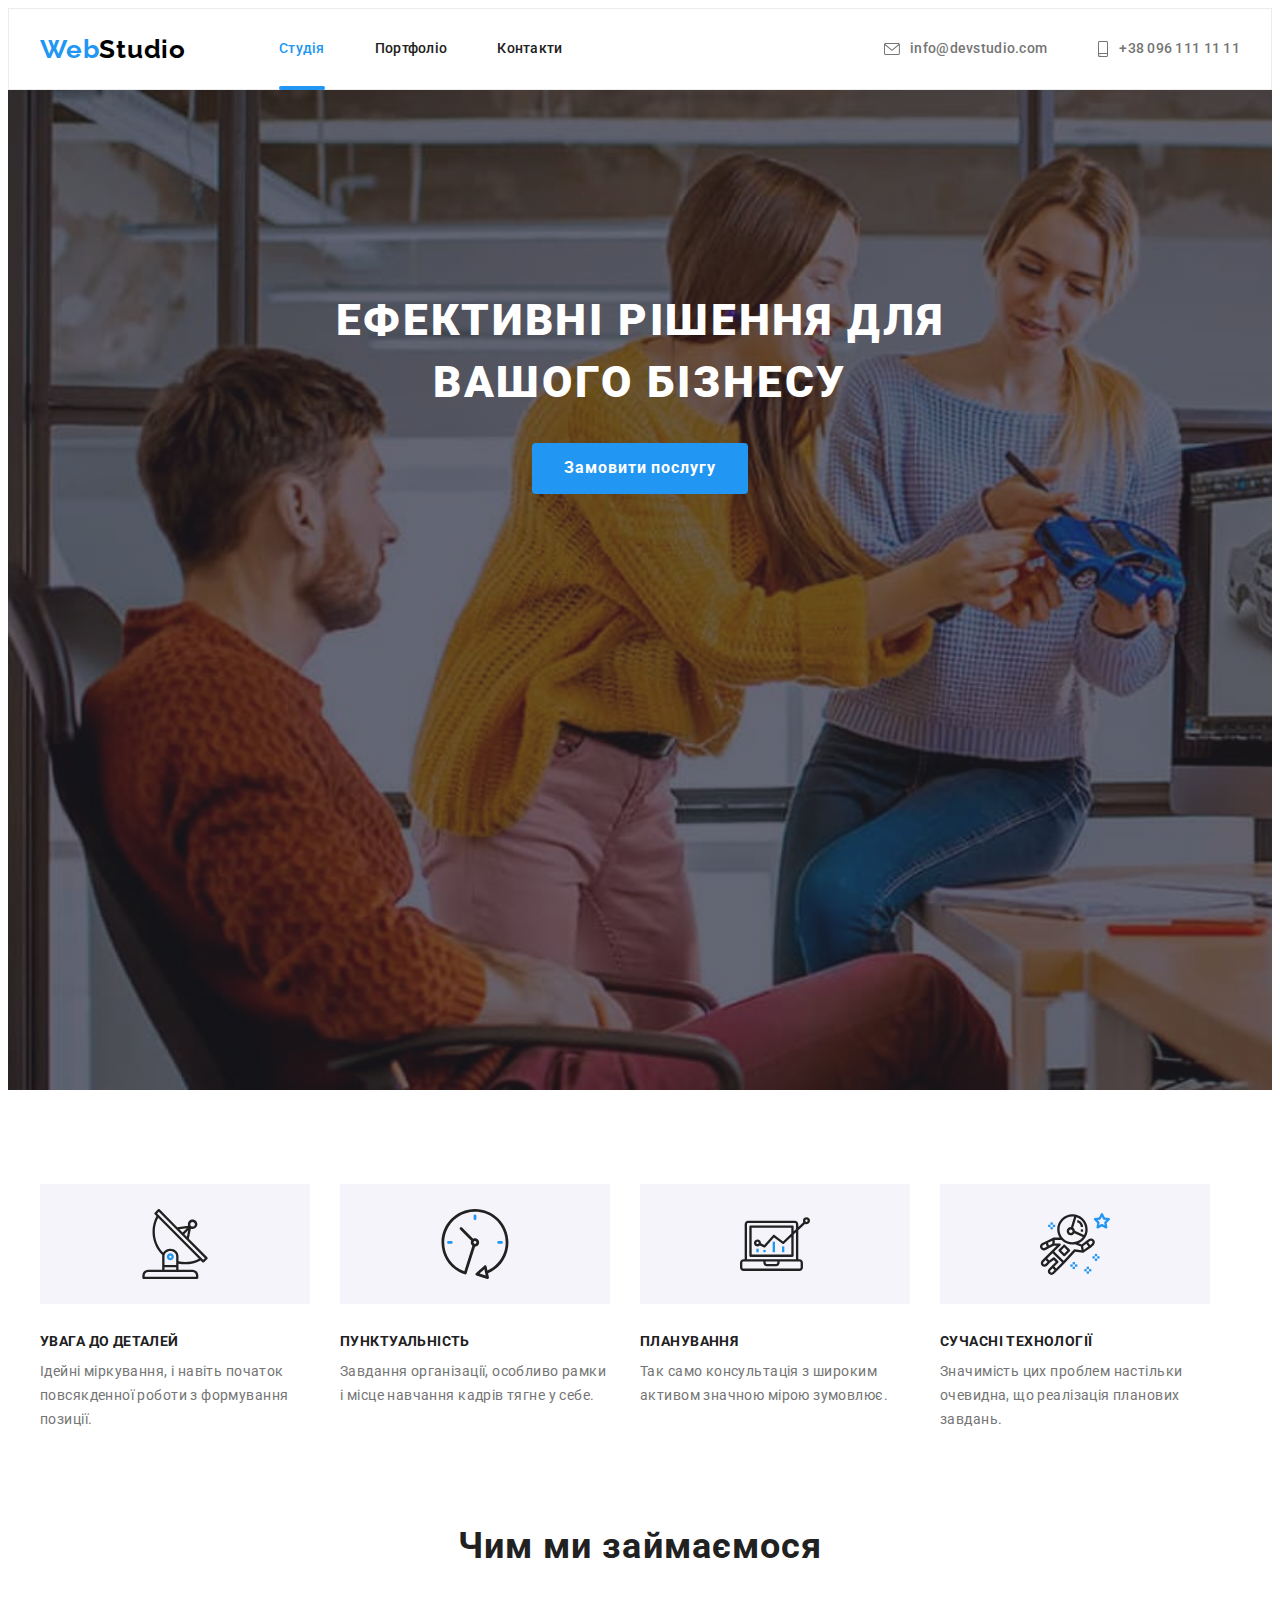
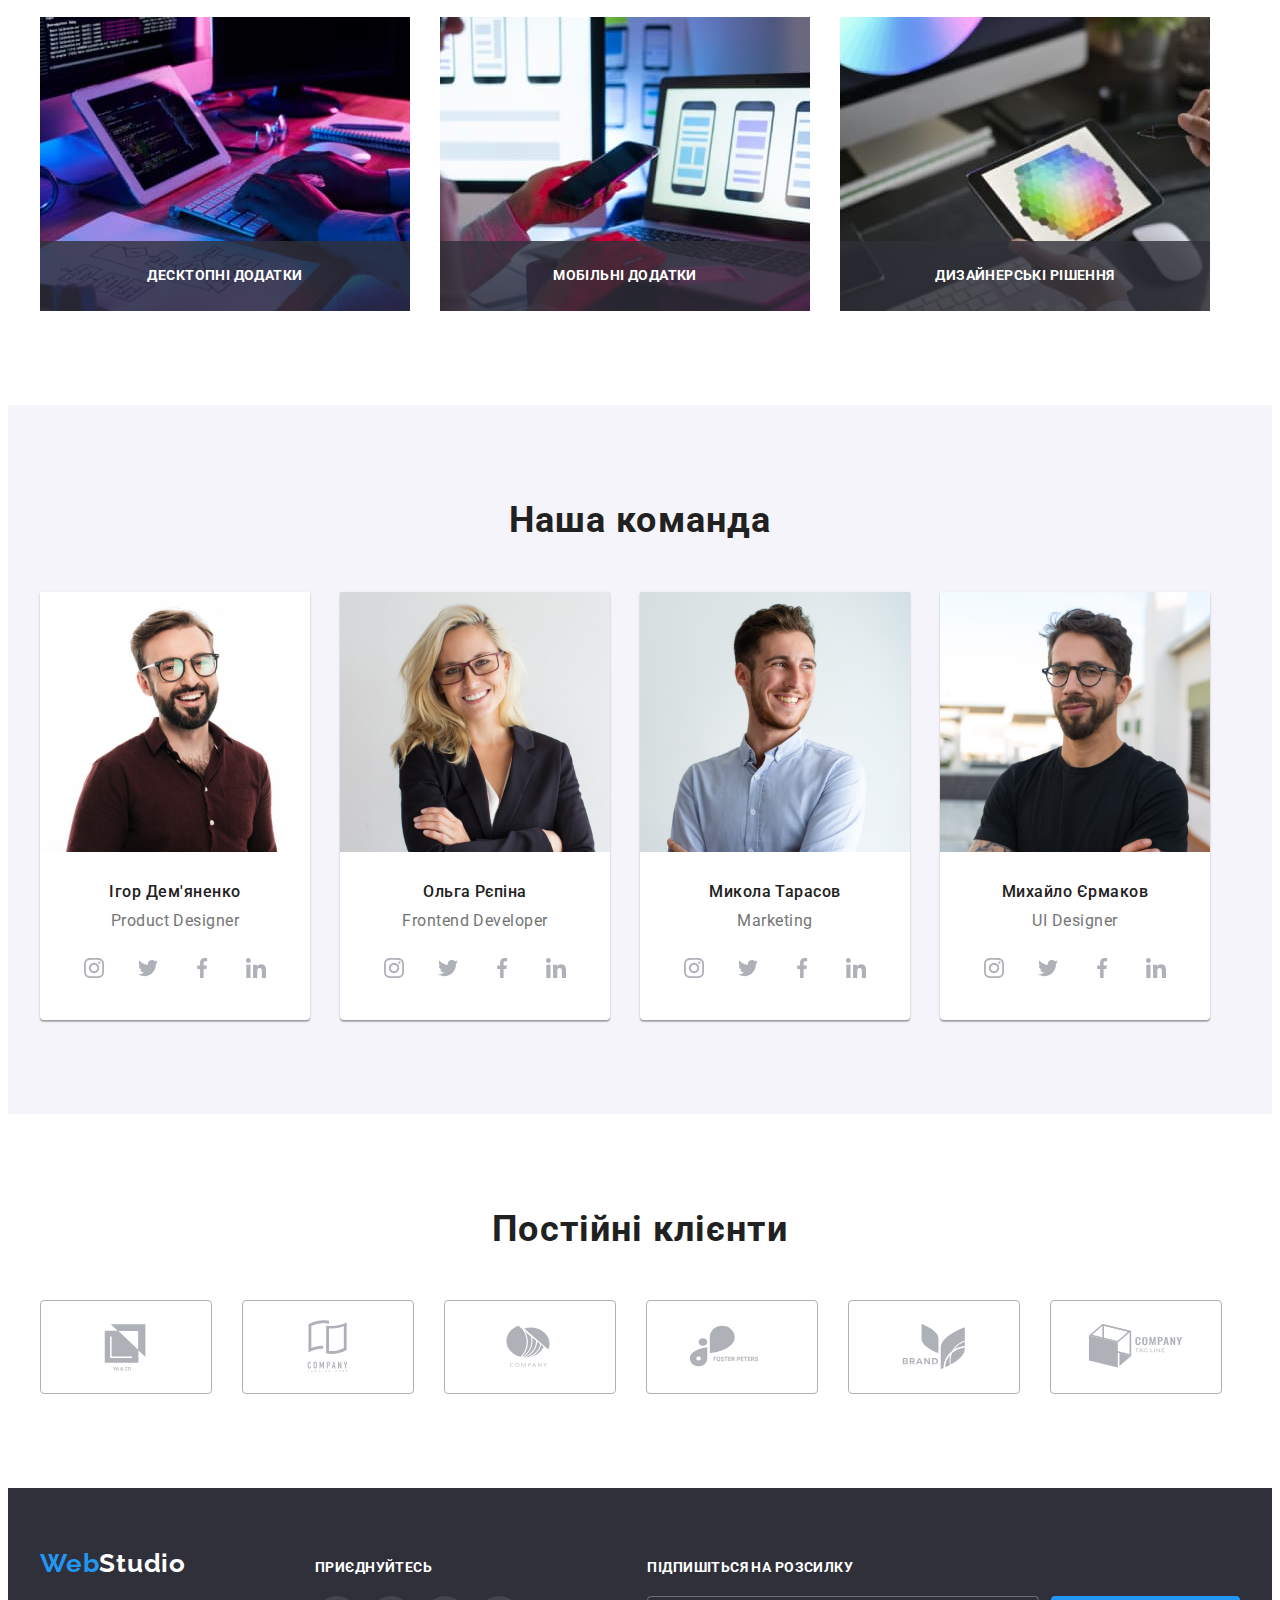
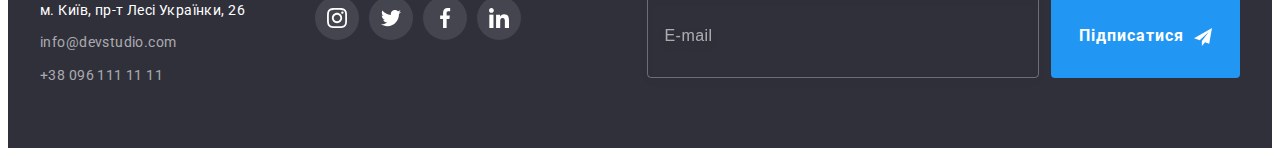
<file: index.html>
<!DOCTYPE html>
<html lang="uk">
  <head>
    <meta charset="UTF-8" />
    <meta http-equiv="X-UA-Compatible" content="IE=edge" />
    <meta name="viewport" content="width=device-width, initial-scale=1.0" />
    <title>Студія</title>
    <link rel="preconnect" href="https://fonts.googleapis.com" />
    <link rel="preconnect" href="https://fonts.gstatic.com" crossorigin />
    <link
      href="https://fonts.googleapis.com/css2?family=Raleway:wght@700&family=Roboto:wght@400;500;700;900&display=swap"
      rel="stylesheet"
    />
    <link
      rel="stylesheet"
      href="https://cdnjs.cloudflare.com/ajax/libs/modern-normalize/1.1.0/modern-normalize.min.css"
      integrity="sha512-wpPYUAdjBVSE4KJnH1VR1HeZfpl1ub8YT/NKx4PuQ5NmX2tKuGu6U/JRp5y+Y8XG2tV+wKQpNHVUX03MfMFn9Q=="
      crossorigin="anonymous"
      referrerpolicy="no-referrer"
    />
    <link rel="stylesheet" href="./css/main.min.css" />
  </head>
  <body>
    <!--Header-->
    <header class="header">
      <div class="container header__container">
        <a href="index.html" class="logo header__logo link">Web<span class="header__var-text">Studio</span></a>
        <!--Nav-->
        <nav class="nav">
          <ul class="nav__list list">
            <li class="nav__item"><a href="./index.html" class="nav__link nav__link--current link">Студія</a></li>
            <li class="nav__item"><a href="./portfolio.html" class="nav__link link link--animation">Портфоліо</a></li>
            <li class="nav__item"><a href="" class="nav__link link link--animation">Контакти</a></li>
          </ul>
        </nav>
        <!--Contact-->
        <ul class="contact list">
          <li class="contact__item">
            <a href="mailto:info@devstudio.com" class="contact__link link link--animation" aria-label="Mail"
              ><svg class="contact__icon icon" width="16" height="12">
                <use href="./images/icons.svg#icon-envelope-1"></use></svg
              >info@devstudio.com</a
            >
          </li>
          <li class="contact__item">
            <a href="tel:+380961111111" class="contact__link link link--animation" aria-label="Tel-number"
              ><svg class="contact__icon icon" width="12" height="16">
                <use href="./images/icons.svg#icon-smartphone-1"></use></svg
              >+38 096 111 11 11</a
            >
          </li>
        </ul>
      </div>
    </header>
    <!--Main content-->
    <main>
      <section class="hero">
        <div class="container">
          <h1 class="hero-title">Ефективні рішення для вашого бізнесу</h1>
          <button type="button" class="hero__button" data-modal-open>Замовити послугу</button>
        </div>
      </section>
      <!--Features-->
      <section class="features">
        <div class="container">
          <h2 class="visually-hidden">Особливості</h2>
          <ul class="features__list list">
            <li class="features__item">
              <div class="features__decor" aria-label="features__icon">
                <svg width="70" height="70">
                  <use href="./images/icons.svg#icon-antenna-1"></use>
                </svg>
              </div>
              <h3 class="features__caption">УВАГА ДО ДЕТАЛЕЙ</h3>
              <p class="features__description">
                Ідейні міркування, і навіть початок повсякденної роботи з формування позиції.
              </p>
            </li>
            <li class="features__item">
              <div class="features__decor" aria-label="features__icon">
                <svg width="70" height="70"><use href="./images/icons.svg#icon-clock-1"></use></svg>
              </div>
              <h3 class="features__caption">ПУНКТУАЛЬНІСТЬ</h3>
              <p class="features__description">
                Завдання організації, особливо рамки і місце навчання кадрів тягне у себе.
              </p>
            </li>
            <li class="features__item">
              <div class="features__decor" aria-label="features__icon">
                <svg width="70" height="70">
                  <use href="./images/icons.svg#icon-diagram-1"></use>
                </svg>
              </div>
              <h3 class="features__caption">ПЛАНУВАННЯ</h3>
              <p class="features__description">Так само консультація з широким активом значною мірою зумовлює.</p>
            </li>
            <li class="features__item">
              <div class="features__decor" aria-label="features__icon">
                <svg width="70" height="70">
                  <use href="./images/icons.svg#icon-astronaut-1"></use>
                </svg>
              </div>
              <h3 class="features__caption">СУЧАСНІ ТЕХНОЛОГІЇ</h3>
              <p class="features__description">
                Значимість цих проблем настільки очевидна, що реалізація планових завдань.
              </p>
            </li>
          </ul>
        </div>
      </section>
      <!--Direction-->
      <section class="direction">
        <div class="container">
          <h2 class="direction__title title">Чим ми займаємося</h2>
          <ul class="direction__list list">
            <li class="direction__item">
              <div class="overley direction__overley"><img
                src="./images/img1.jpg"
                width="370"
                height="294"
                alt="Розробник працює за комп`ютером в офісі"/>
              <p class="overley__nick">Десктопні додатки</p></div>
            </li>
            <li class="direction__item">
              <div class="overley direction__overley"><img
                src="./images/img2.jpg"
                width="370"
                height="294"
                alt="Розробник працює над мобільним додатком"
              /><p class="overley__nick">Мобільні додатки</p></div>
            </li>
            <li class="direction__item">
              <div class="overley direction__overley"><img
                src="./images/img3.jpg"
                width="370"
                height="294"
                alt="Веб-дизайнер працює на планшеті"
              /><p class="overley__nick">Дизайнерські рішення</p></div>
            </li>
          </ul>
        </div>
      </section>
       <!--Team-->
      <section class="team">
        <div class="container">
          <h2 class="team__title title">Наша команда</h2>
          <ul class="teammates list">
            <li class="teammate teammates__card">
              <img src="./images/photoihor.jpg" width="270" height="260" alt="Фото члена команди" />
              <div class="teammate__inform">
                <h3 class="teammate__name">Ігор Дем'яненко</h3>
                <p class="teammate__profession">Product Designer</p>
                <ul class="social-profiles list">
                  <li class="social-profiles__item">
                    <a
                      href=""
                      target="_blank"
                      rel="noopener nofollow noreferrer"
                      aria-label="Instagram icon"
                      class="social-profiles__link"
                      ><svg class="social-profiles__icon" width="20" height="20">
                        <use href="./images/icons.svg#icon-instagram-2"></use></svg
                    ></a>
                  </li>
                  <li class="social-profiles__item">
                    <a
                      href=""
                      target="_blank"
                      rel="noopener nofollow noreferrer"
                      aria-label="Twitter icon"
                      class="social-profiles__link"
                      ><svg class="social-profiles__icon" width="20" height="20">
                        <use href="./images/icons.svg#icon-twitter-1"></use></svg
                    ></a>
                  </li>
                  <li class="social-profiles__item">
                    <a
                      href=""
                      target="_blank"
                      rel="noopener nofollow noreferrer"
                      class="social-profiles__link"
                      aria-label="Facebook icon"
                      ><svg class="social-profiles__icon" width="20" height="20">
                        <use href="./images/icons.svg#icon-facebook-1"></use></svg
                    ></a>
                  </li>
                  <li class="social-profiles__item">
                    <a
                      href=""
                      target="_blank"
                      rel="noopener nofollow noreferrer"
                      aria-label="icon"
                      class="social-profiles__link"
                      aria-label="Linkedin icon"
                      ><svg class="social-profiles__icon" width="20" height="20">
                        <use href="./images/icons.svg#icon-linkedin-1"></use></svg
                    ></a>
                  </li>
                </ul>
              </div>
            </li>
            <li class="teammate teammates__card">
              <img src="./images/photoolha.jpg" width="270" height="260" alt="Фото члена команди" />
              <div class="teammate__inform">
                <h3 class="teammate__name">Ольга Рєпіна</h3>
                <p class="teammate__profession">Frontend Developer</p>
                <ul class="social-profiles list">
                  <li class="social-profiles__item">
                    <a
                      href=""
                      target="_blank"
                      rel="noopener nofollow noreferrer"
                      aria-label="Instagram icon"
                      class="social-profiles__link"
                      ><svg class="social-profiles__icon" width="20" height="20">
                        <use href="./images/icons.svg#icon-instagram-2"></use></svg
                    ></a>
                  </li>
                  <li class="social-profiles__item">
                    <a
                      href=""
                      target="_blank"
                      rel="noopener nofollow noreferrer"
                      aria-label="Twitter icon"
                      class="social-profiles__link"
                      ><svg class="social-profiles__icon" width="20" height="20">
                        <use href="./images/icons.svg#icon-twitter-1"></use></svg
                    ></a>
                  </li>
                  <li class="social-profiles__item">
                    <a
                      href=""
                      target="_blank"
                      rel="noopener nofollow noreferrer"
                      class="social-profiles__link"
                      aria-label="Facebook icon"
                      ><svg class="social-profiles__icon" width="20" height="20">
                        <use href="./images/icons.svg#icon-facebook-1"></use></svg
                    ></a>
                  </li>
                  <li class="social-profiles__item">
                    <a
                      href=""
                      target="_blank"
                      rel="noopener nofollow noreferrer"
                      aria-label="icon"
                      class="social-profiles__link"
                      aria-label="Linkedin icon"
                      ><svg class="social-profiles__icon" width="20" height="20">
                        <use href="./images/icons.svg#icon-linkedin-1"></use></svg
                    ></a>
                  </li>
                </ul>
              </div>
            </li>
            <li class="teammate teammates__card">
              <img
                src="./images/photonicholas.jpg"
                width="270"
                height="260"
                alt="Фото члена команди"
              />
              <div class="teammate__inform">
                <h3 class="teammate__name">Микола Тарасов</h3>
                <p class="teammate__profession">Marketing</p>
                <ul class="social-profiles list">
                  <li class="social-profiles__item">
                    <a
                      href=""
                      target="_blank"
                      rel="noopener nofollow noreferrer"
                      aria-label="Instagram icon"
                      class="social-profiles__link"
                      ><svg class="social-profiles__icon" width="20" height="20">
                        <use href="./images/icons.svg#icon-instagram-2"></use></svg
                    ></a>
                  </li>
                  <li class="social-profiles__item">
                    <a
                      href=""
                      target="_blank"
                      rel="noopener nofollow noreferrer"
                      aria-label="Twitter icon"
                      class="social-profiles__link"
                      ><svg class="social-profiles__icon" width="20" height="20">
                        <use href="./images/icons.svg#icon-twitter-1"></use></svg
                    ></a>
                  </li>
                  <li class="social-profiles__item">
                    <a
                      href=""
                      target="_blank"
                      rel="noopener nofollow noreferrer"
                      class="social-profiles__link"
                      aria-label="Facebook icon"
                      ><svg class="social-profiles__icon" width="20" height="20">
                        <use href="./images/icons.svg#icon-facebook-1"></use></svg
                    ></a>
                  </li>
                  <li class="social-profiles__item">
                    <a
                      href=""
                      target="_blank"
                      rel="noopener nofollow noreferrer"
                      aria-label="icon"
                      class="social-profiles__link"
                      aria-label="Linkedin icon"
                      ><svg class="social-profiles__icon" width="20" height="20">
                        <use href="./images/icons.svg#icon-linkedin-1"></use></svg
                    ></a>
                  </li>
                </ul>
              </div>
            </li>
            <li class="teammate teammates__card">
              <img
                src="./images/photomikhailo.jpg"
                width="270"
                height="260"
                alt="Фото члена команди"
              />
              <div class="teammate__inform">
                <h3 class="teammate__name">Михайло Єрмаков</h3>
                <p class="teammate__profession">UI Designer</p>
                <ul class="social-profiles list">
                  <li class="social-profiles__item">
                    <a
                      href=""
                      target="_blank"
                      rel="noopener nofollow noreferrer"
                      aria-label="Instagram icon"
                      class="social-profiles__link"
                      ><svg class="social-profiles__icon" width="20" height="20">
                        <use href="./images/icons.svg#icon-instagram-2"></use></svg
                    ></a>
                  </li>
                  <li class="social-profiles__item">
                    <a
                      href=""
                      target="_blank"
                      rel="noopener nofollow noreferrer"
                      aria-label="Twitter icon"
                      class="social-profiles__link"
                      ><svg class="social-profiles__icon" width="20" height="20">
                        <use href="./images/icons.svg#icon-twitter-1"></use></svg
                    ></a>
                  </li>
                  <li class="social-profiles__item">
                    <a
                      href=""
                      target="_blank"
                      rel="noopener nofollow noreferrer"
                      class="social-profiles__link"
                      aria-label="Facebook icon"
                      ><svg class="social-profiles__icon" width="20" height="20">
                        <use href="./images/icons.svg#icon-facebook-1"></use></svg
                    ></a>
                  </li>
                  <li class="social-profiles__item">
                    <a
                      href=""
                      target="_blank"
                      rel="noopener nofollow noreferrer"
                      aria-label="icon"
                      class="social-profiles__link"
                      aria-label="Linkedin icon"
                      ><svg class="social-profiles__icon" width="20" height="20">
                        <use href="./images/icons.svg#icon-linkedin-1"></use></svg
                    ></a>
                  </li>
                </ul>
              </div>
            </li>
          </ul>
        </div>
      </section>
      <!--Clients-->
      <section class="clients">
        <div class="container">
          <h2 class="title">Постійні клієнти</h2>
          <ul class="clients__list list">
            <li class="clients__item">
              <a
                href=""
                target="_blank"
                rel="noopener nofollow noreferrer"
                aria-label="Company icon"
                class="clients__link link"
              >
                <svg class="clients__icon" width="106" height="60">
                  <use href="./images/icons.svg#icon-Logo-5"></use>
                </svg>
              </a>
            </li>
            <li class="clients__item">
              <a
                href=""
                target="_blank"
                rel="noopener nofollow noreferrer"
                aria-label="Company icon"
                class="clients__link"
              >
                <svg class="clients__icon" width="106" height="60">
                  <use href="./images/icons.svg#icon-Logo-4"></use>
                </svg>
              </a>
            </li>
            <li class="clients__item">
              <a
                href=""
                target="_blank"
                rel="noopener nofollow noreferrer"
                aria-label="Company icon"
                class="clients__link"
              >
                <svg class="clients__icon" width="106" height="60">
                  <use href="./images/icons.svg#icon-Logo-3"></use>
                </svg>
              </a>
            </li>
            <li class="clients__item">
              <a
                href=""
                target="_blank"
                rel="noopener nofollow noreferrer"
                aria-label="Company icon"
                class="clients__link"
              >
                <svg class="clients__icon" width="106" height="60">
                  <use href="./images/icons.svg#icon-Logo-2"></use>
                </svg>
              </a>
            </li>
            <li class="clients__item">
              <a
                href=""
                target="_blank"
                rel="noopener nofollow noreferrer"
                aria-label="Company icon"
                class="clients__link"
              >
                <svg class="clients__icon" width="106" height="60">
                  <use href="./images/icons.svg#icon-Logo-1"></use>
                </svg>
              </a>
            </li>
            <li class="clients__item">
              <a
                href=""
                target="_blank"
                rel="noopener nofollow noreferrer"
                aria-label="Company icon"
                class="clients__link"
              >
                <svg class="clients__icon" width="106" height="60">
                  <use href="./images/icons.svg#icon-Logo"></use>
                </svg>
              </a>
            </li>
          </ul>
        </div>
      </section>
    </main>
    <!--Footer-->
    <footer class="footer">
      <div class="container footer__container">
        <!--Main-->
        <div class="footer__main">
          <a href="./index.html" class="logo link">Web<span class="footer__var-text">Studio</span></a>
          <address class="address">
            <ul class="address__list list">
              <li class="address__item">
                <a
                  href="https://goo.gl/maps/1MLwTADq2i4F3AsC8"
                  target="_blank"
                  title="Google maps"
                  rel="noopener nofollow noreferrer"
                  class="address__map link link--animation"
                  >м. Київ, пр-т Лесі Українки, 26</a
                >
              </li>
              <li class="address__item">
                <a href="mailto:info@devstudio.com" class="address__contact link link--animation">info@devstudio.com</a>
              </li>
              <li class="item">
                <a href="tel:+380961111111" class="address__contact link link--animation">+38 096 111 11 11</a>
              </li>
            </ul>
          </address>
        </div>
        <!--Social-->
        <div class="social">
          <p class="social__text footer__caption">Приєднуйтесь</p>
          <ul class="social__list list">
            <li class="social__item">
              <a
                href=""
                target="_blank"
                rel="noopener nofollow noreferrer"
                aria-label="Instagram icon"
                class="social__link"
                ><svg class="social__icon" width="20" height="20">
                  <use href="./images/icons.svg#icon-instagram-2"></use></svg
              ></a>
            </li>
            <li class="social__item">
              <a
                href=""
                target="_blank"
                rel="noopener nofollow noreferrer"
                aria-label="Twitter icon"
                class="social__link"
                ><svg class="social__icon" width="20" height="20">
                  <use href="./images/icons.svg#icon-twitter-1"></use></svg
              ></a>
            </li>
            <li class="social__item">
              <a
                href=""
                target="_blank"
                rel="noopener nofollow noreferrer"
                class="social__link"
                aria-label="Facebook icon"
                ><svg class="social__icon" width="20" height="20">
                  <use href="./images/icons.svg#icon-facebook-1"></use></svg
              ></a>
            </li>
            <li class="social__item">
              <a
                href=""
                target="_blank"
                rel="noopener nofollow noreferrer"
                aria-label="icon"
                class="social__link"
                aria-label="Linkedin icon"
                ><svg class="social__icon" width="20" height="20">
                  <use href="./images/icons.svg#icon-linkedin-1"></use></svg
              ></a>
            </li>
          </ul>
        </div>
        <!--Subscription-->
        <div class="subscription">
        <p class="subscription__text footer__caption">Підпишіться на розсилку</p>
        <form class="subscription__form">
        <label class="subscription__field">
        <input class="subscription__input" type="text" placeholder="E-mail" name="mail" required="">
        </label>
        <button class="subscription__button" type="submit"><span></span>Підписатися<svg class="subscription__icon" width="18" height="18">
          <use href="./images/icons.svg#icon-send"></use>
        </svg></button>
        </form>  
        </div>
      </div>
    </footer>
    <!--Backdrop-->
    <div class="backdrop is-hidden" data-modal>
      <div class="modal">
        <button class="modal__button-close" data-modal-close><svg class="icon-close" width="11" height="11"><use href="./images/icons.svg#icon-Vector-1"</use></svg></button>
          <p class="modal__title">Залиште свої дані, ми вам передзвонимо</p>
          <form class="modal__from">
            <div class="form-group">
              <label class="form-group__field">
                <span class="form-group__label">Ім'я</span>
              <input type="text" class="form-group__input" name="username" required="">
              <svg class="form-group__icon" width="18" height="18">
                <use href="./images/icons.svg#icon-name"></use>
              </svg>
            </label>
            <label class="form-group__field">
              <span class="form-group__label">Телефон</span>
              <input type="text" class="form-group__input" name="tell" required="">
              <svg class="form-group__icon" width="18" height="18">
                <use href="./images/icons.svg#icon-tell"></use>
              </svg>
            </label> 
            <label class="form-group__field">
              <span class="form-group__label">Пошта</span>
              <input type="text" class="form-group__input" name="mail" required="">
              <svg class="form-group__icon" width="18" height="18">
                <use href="./images/icons.svg#icon-mail"></use>
              </svg>
            </label>
            <label class="form-group__field">
              <span class="form-group__label">Коментар</span>
              <textarea class="form-group__area" placeholder="Введіть текст" rows="10" name="comment"></textarea>
            </label>
            </div>
            <label class="form-agreement">
              <input class="form-agreement__checkbox" type="checkbox" name="agreement" required="">
              <svg class="form-agreement__icon" width="18" height="18">
                <use class="check" href="./images/icons.svg#icon-checked"></use>
                <use class="not-check" href="./images/icons.svg#icon-not-checked"></use>
              </svg>
              <span class="form-agreement__text">Погоджуюся з розсилкою та приймаю <a class="accept-link" href="">Умови договору</a></span>
            </label>
            <button type="submit" class="form-button">Відправити</button>  
          </form>
      </div>
    </div>
    <script src="./js/modal.js"></script>
  </body>
</html>
</file>
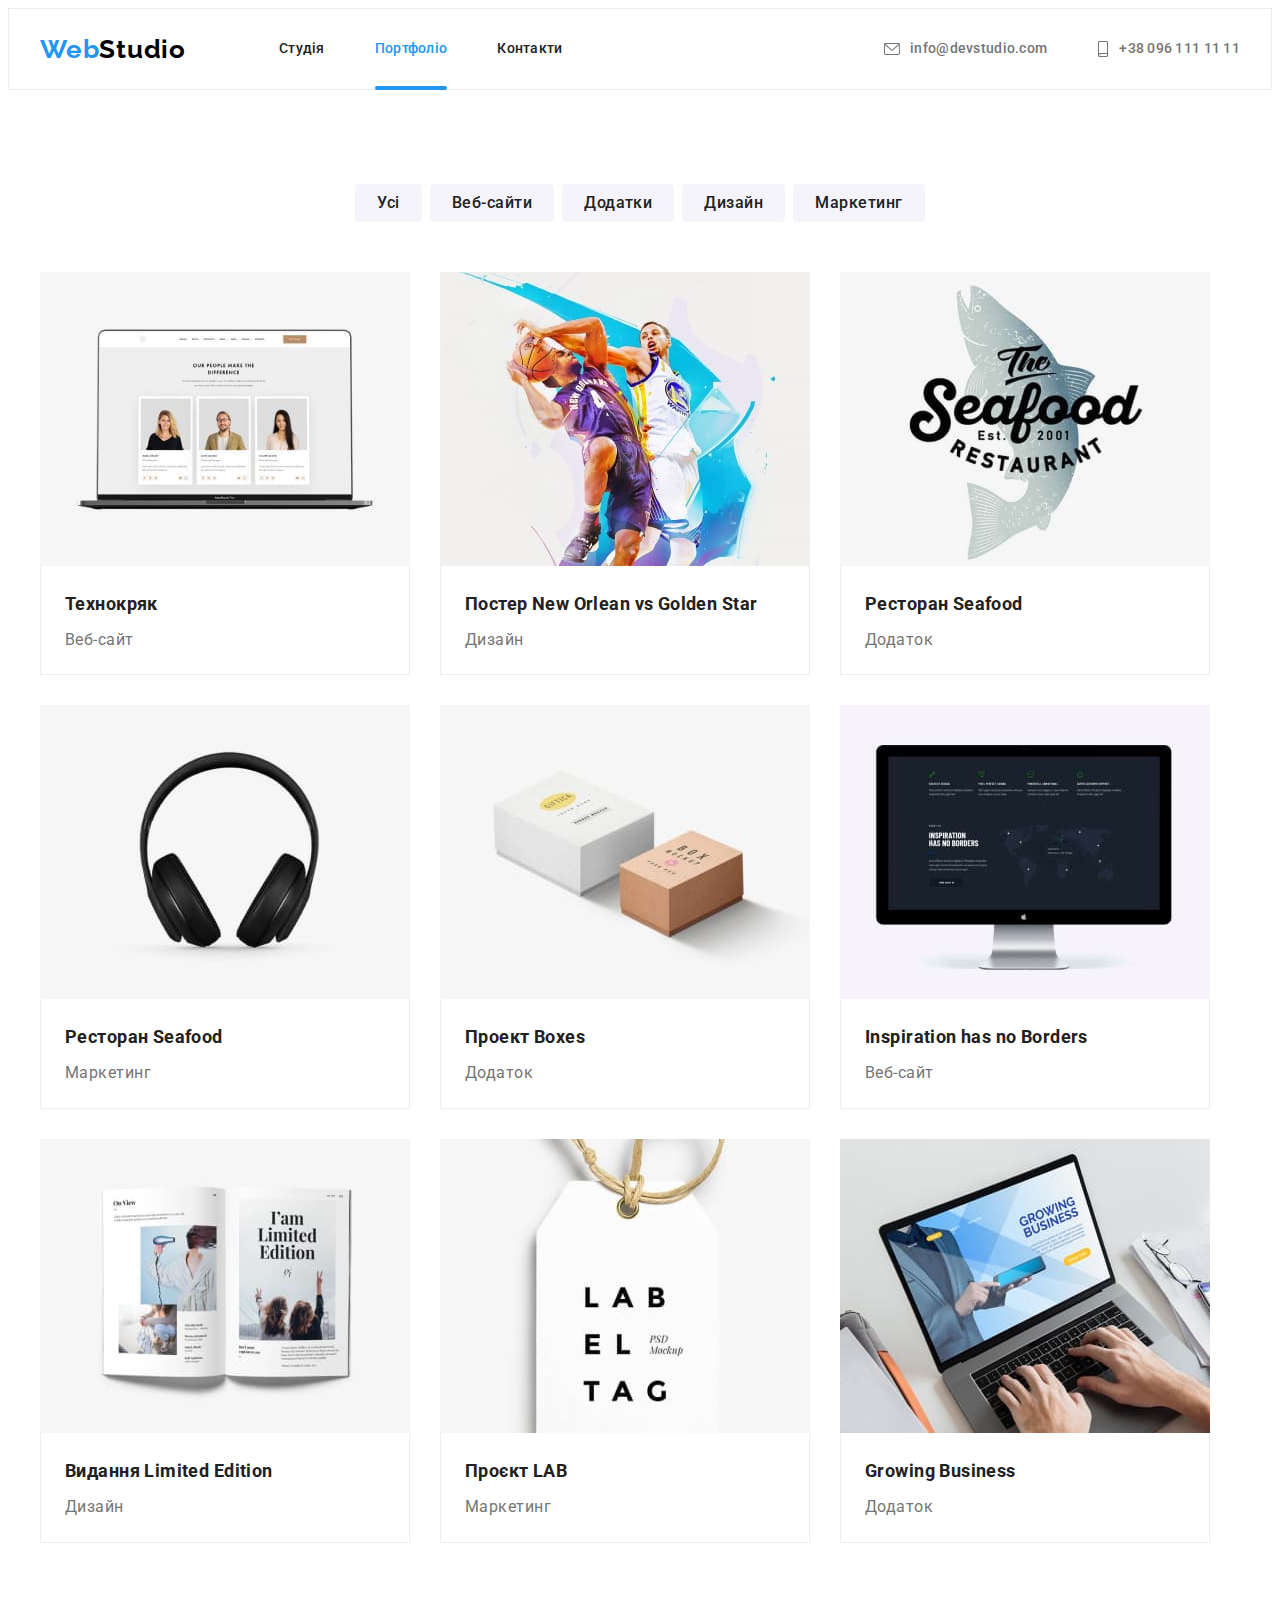
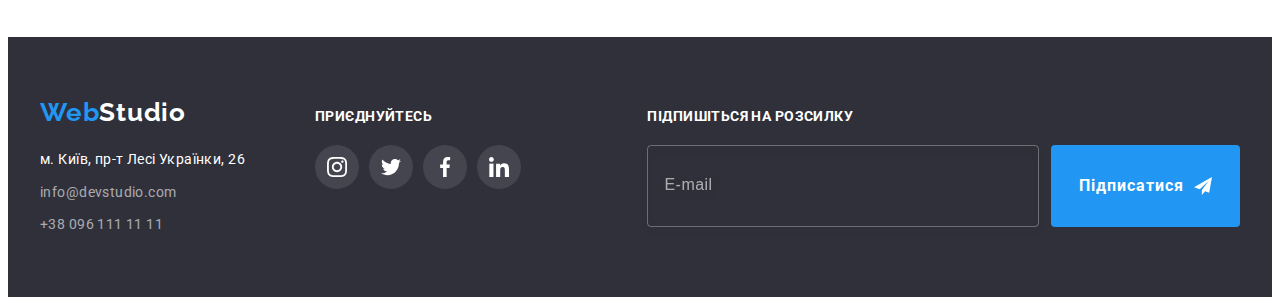
<file: portfolio.html>
<!DOCTYPE html>
<html lang="uk">
  <head>
    <meta charset="UTF-8" />
    <meta http-equiv="X-UA-Compatible" content="IE=edge" />
    <meta name="viewport" content="width=device-width, initial-scale=1.0" />
    <title>Портфоліо</title>
    <link rel="preconnect" href="https://fonts.googleapis.com" />
    <link rel="preconnect" href="https://fonts.gstatic.com" crossorigin />
    <link
      href="https://fonts.googleapis.com/css2?family=Raleway:wght@700&family=Roboto:wght@400;500;700&display=swap"
      rel="stylesheet"
    />
    <link
      rel="stylesheet"
      href="https://cdnjs.cloudflare.com/ajax/libs/modern-normalize/1.1.0/modern-normalize.min.css"
      integrity="sha512-wpPYUAdjBVSE4KJnH1VR1HeZfpl1ub8YT/NKx4PuQ5NmX2tKuGu6U/JRp5y+Y8XG2tV+wKQpNHVUX03MfMFn9Q=="
      crossorigin="anonymous"
      referrerpolicy="no-referrer"
    />
    <link rel="stylesheet" href="./css/main.min.css" />
  </head>
  <body>
    <!--Header-->
    <header class="header">
      <div class="container header__container">
        <a href="index.html" class="logo header__logo link">Web<span class="header__var-text">Studio</span></a>
        <!--Nav-->
        <nav class="nav">
          <ul class="nav__list list">
            <li class="nav__item"><a href="./index.html" class="nav__link link link--animation">Студія</a></li>
            <li class="nav__item"><a href="./portfolio.html" class="nav__link nav__link--current link">Портфоліо</a></li>
            <li class="nav__item"><a href="" class="nav__link link link--animation">Контакти</a></li>
          </ul>
        </nav>
        <!--Contact-->
        <ul class="contact list">
          <li class="contact__item">
            <a href="mailto:info@devstudio.com" class="contact__link link link--animation" aria-label="Mail"
              ><svg class="contact__icon icon" width="16" height="12">
                <use href="./images/icons.svg#icon-envelope-1"></use></svg
              >info@devstudio.com</a
            >
          </li>
          <li class="contact__item">
            <a href="tel:+380961111111" class="contact__link link link--animation" aria-label="Tel-number"
              ><svg class="contact__icon icon" width="12" height="16">
                <use href="./images/icons.svg#icon-smartphone-1"></use></svg
              >+38 096 111 11 11</a
            >
          </li>
        </ul>
      </div>
    </header>
    <!--Main content-->
    <main>
      <section class="portfolio">
        <div class="container">
          <h1 class="visually-hidden">Приклади робіт</h1>
        <ul class="filter portfolio__filter list">
          <li class="filter__item">
            <button type="button" class="filter__buttons">Усі</button>
          </li>
          <li class="filter__item">
            <button type="button" class="filter__buttons">Веб-сайти</button>
          </li>
          <li class="filter__item">
            <button type="button" class="filter__buttons">Додатки</button>
          </li>
          <li class="filter__item">
            <button type="button" class="filter__buttons">Дизайн</button>
          </li>
          <li class="filter__item">
            <button type="button" class="filter__buttons">Маркетинг</button>
          </li>
        </ul>
        <ul class="product list">
          <li class="product__item"><a href="" target="_blank" rel="noopener nofollow noreferrer" class="product__link link"><div class="product__thumb"><img src="./images/website1.jpg" alt="Вебсайт" width="370" height="294" /><div class="product__actions">
            <p class="product__text">Ресурс пропонує комплексні пропозиції з різним рівнем функціоналу та сервісів. Все це дозволить відвідувачу отримати вичерпні відомості про компанію чи приватну особу.</p>
          </div></div>
            <div class="product__inform"><h2 class="product__title">Технокряк</h2>
            <p class="product__type">Веб-сайт</p></div></a>
          </li>
          <li class="product__item"><a href="" target="_blank" rel="noopener nofollow noreferrer" class="product__link link"><div class="product__thumb"><img src="./images/design1.jpg" alt="Дизайн" width="370" height="294" /><div class="product__actions">
            <p class="product__text">Ресурс пропонує комплексні пропозиції з різним рівнем функціоналу та сервісів. Все це дозволить відвідувачу отримати вичерпні відомості про компанію чи приватну особу.</p>
          </div></div>
           <div class="product__inform"><h2 class="product__title">Постер New Orlean vs Golden Star</h2>
            <p class="product__type">Дизайн</p></div></a>            
          </li>
          <li class="product__item"><a href="" target="_blank" rel="noopener nofollow noreferrer" class="product__link link"><div class="product__thumb"><img src="./images/app1.jpg" alt="Додаток" width="370" height="294" /><div class="product__actions">
            <p class="product__text">Ресурс пропонує комплексні пропозиції з різним рівнем функціоналу та сервісів. Все це дозволить відвідувачу отримати вичерпні відомості про компанію чи приватну особу.</p>
          </div></div>
            <div class="product__inform"><h2 class="product__title">Ресторан Seafood</h2>
            <p class="product__type">Додаток</p></div></a>           
          </li>
          <li class="product__item"><a href="" target="_blank" rel="noopener nofollow noreferrer" class="product__link link"><div class="product__thumb"><img src="./images/marketing1.jpg" alt="Маркетинг" width="370" height="294" /><div class="product__actions">
            <p class="product__text">Ресурс пропонує комплексні пропозиції з різним рівнем функціоналу та сервісів. Все це дозволить відвідувачу отримати вичерпні відомості про компанію чи приватну особу.</p>
          </div></div>
            <div class="product__inform"><h2 class="product__title">Ресторан Seafood</h2>
            <p class="product__type">Маркетинг</p></div></a>           
          </li>
          <li class="product__item"><a href="" target="_blank" rel="noopener nofollow noreferrer" class="product__link link"><div class="product__thumb"><img src="./images/app2.jpg" alt="Додаток" width="370" height="294" /><div class="product__actions">
            <p class="product__text">Ресурс пропонує комплексні пропозиції з різним рівнем функціоналу та сервісів. Все це дозволить відвідувачу отримати вичерпні відомості про компанію чи приватну особу.</p>
          </div></div>
            <div class="product__inform"><h2 class="product__title">Проект Boxes</h2>
            <p class="product__type">Додаток</p></div></a>           
          </li>
          <li class="product__item"><a href="" target="_blank" rel="noopener nofollow noreferrer" class="product__link link"><div class="product__thumb"><img src="./images/website2.jpg" alt="Вебсайт" width="370" height="294" /><div class="product__actions">
            <p class="product__text">Ресурс пропонує комплексні пропозиції з різним рівнем функціоналу та сервісів. Все це дозволить відвідувачу отримати вичерпні відомості про компанію чи приватну особу.</p>
          </div></div>
            <div class="product__inform"><h2 class="product__title">Inspiration has no Borders</h2>
            <p class="product__type">Веб-сайт</p></div></a>           
          </li>
          <li class="product__item"><a href="" target="_blank" rel="noopener nofollow noreferrer" class="product__link link"><div class="product__thumb"><img src="./images/design2.jpg" alt="Дизайн" width="370" height="294" /><div class="product__actions">
            <p class="product__text">Ресурс пропонує комплексні пропозиції з різним рівнем функціоналу та сервісів. Все це дозволить відвідувачу отримати вичерпні відомості про компанію чи приватну особу.</p>
          </div></div>
            <div class="product__inform"><h2 class="product__title">Видання Limited Edition</h2>
            <p class="product__type">Дизайн</p></div></a>           
          </li>
          <li class="product__item"><a href="" target="_blank" rel="noopener nofollow noreferrer" class="product__link link"><div class="product__thumb"><img src="./images/marketing2.jpg" alt="Маркетинг" width="370" height="294" /><div class="product__actions">
            <p class="product__text">Ресурс пропонує комплексні пропозиції з різним рівнем функціоналу та сервісів. Все це дозволить відвідувачу отримати вичерпні відомості про компанію чи приватну особу.</p>
          </div></div>
            <div class="product__inform"><h2 class="product__title">Проєкт LAB</h2>
            <p class="product__type">Маркетинг</p></div></a> 
          </li>
          <li class="product__item"><a href="" target="_blank" rel="noopener nofollow noreferrer" class="product__link link"><div class="product__thumb"><img src="./images/app3.jpg" alt="Додаток" width="370" height="294" /><div class="product__actions">
            <p class="product__text">Ресурс пропонує комплексні пропозиції з різним рівнем функціоналу та сервісів. Все це дозволить відвідувачу отримати вичерпні відомості про компанію чи приватну особу.</p>
          </div></div>
            <div class="product__inform"><h2 class="product__title">Growing Business</h2>
            <p class="product__type">Додаток</p></div></a>
          </li>
        </ul>
      </section>
        </div>
    </main>
    <!--Footer-->
    <footer class="footer">
      <div class="container footer__container">
        <!--Main-->
        <div class="footer__main">
          <a href="./index.html" class="logo link">Web<span class="footer__var-text">Studio</span></a>
          <address class="address">
            <ul class="address__list list">
              <li class="address__item">
                <a
                  href="https://goo.gl/maps/1MLwTADq2i4F3AsC8"
                  target="_blank"
                  title="Google maps"
                  rel="noopener nofollow noreferrer"
                  class="address__map link link--animation"
                  >м. Київ, пр-т Лесі Українки, 26</a
                >
              </li>
              <li class="address__item">
                <a href="mailto:info@devstudio.com" class="address__contact link link--animation">info@devstudio.com</a>
              </li>
              <li class="item">
                <a href="tel:+380961111111" class="address__contact link link--animation">+38 096 111 11 11</a>
              </li>
            </ul>
          </address>
        </div>
        <!--Social-->
        <div class="social">
          <p class="social__text footer__caption">Приєднуйтесь</p>
          <ul class="social__list list">
            <li class="social__item">
              <a
                href=""
                target="_blank"
                rel="noopener nofollow noreferrer"
                aria-label="Instagram icon"
                class="social__link"
                ><svg class="social__icon" width="20" height="20">
                  <use href="./images/icons.svg#icon-instagram-2"></use></svg
              ></a>
            </li>
            <li class="social__item">
              <a
                href=""
                target="_blank"
                rel="noopener nofollow noreferrer"
                aria-label="Twitter icon"
                class="social__link"
                ><svg class="social__icon" width="20" height="20">
                  <use href="./images/icons.svg#icon-twitter-1"></use></svg
              ></a>
            </li>
            <li class="social__item">
              <a
                href=""
                target="_blank"
                rel="noopener nofollow noreferrer"
                class="social__link"
                aria-label="Facebook icon"
                ><svg class="social__icon" width="20" height="20">
                  <use href="./images/icons.svg#icon-facebook-1"></use></svg
              ></a>
            </li>
            <li class="social__item">
              <a
                href=""
                target="_blank"
                rel="noopener nofollow noreferrer"
                aria-label="icon"
                class="social__link"
                aria-label="Linkedin icon"
                ><svg class="social__icon" width="20" height="20">
                  <use href="./images/icons.svg#icon-linkedin-1"></use></svg
              ></a>
            </li>
          </ul>
        </div>
        <!--Subscription-->
        <div class="subscription">
        <p class="subscription__text footer__caption">Підпишіться на розсилку</p>
        <form class="subscription__form">
        <label class="subscription__field">
        <input class="subscription__input" type="text" placeholder="E-mail" name="mail" required="">
        </label>
        <button class="subscription__button button" type="submit"><span></span>Підписатися<svg class="subscription__icon" width="18" height="18">
          <use href="./images/icons.svg#icon-send"></use>
        </svg></button>
        </form>  
        </div>
      </div>
    </footer>
  </body>
</html>
</file>
<file: css/main.min.css>
:root{--main-text-color--: #212121;--ouwer-text-color--: #757575;--logo-color-text--: #000000;--accent-first-color--: #2196f3;--accent-second-color--: #188ce8;--background-color--: #ffffff;--background-footer-color--: #2f303a;--little-bg-color--: #f5f5f5;--buttons-port-color--: #f5f4fa;--conteiner-color--: #eeeeee;--footer-text-color--: rgba(255, 255, 255, 0.6);--background-section--: #e5e5e5;--line-color--: #ececec;--icon-color--: #afb1b8;--main-font--: Roboto, sans-serif}.visually-hidden{position:absolute;width:1px;height:1px;margin:-1px;border:0;padding:0;white-space:nowrap;-webkit-clip-path:inset(100%);clip-path:inset(100%);clip:rect(0 0 0 0);overflow:hidden}h1,h2,h3,h4,h5,h6,p,ul{margin:0}img{display:block;max-width:100%;height:auto}address{text-decoration:none}.list{list-style:none;padding-left:0;margin:0}.link{text-decoration:none}body{background-color:var(--background-color--);color:var(--main-text-color--);font-family:var(--main-font--);font-size:14px;letter-spacing:.03em}.link--animation:hover,.link--animation:focus{color:var(--accent-first-color--)}.link--animation{-webkit-transition:color 250ms cubic-bezier(0.4, 0, 0.2, 1);transition:color 250ms cubic-bezier(0.4, 0, 0.2, 1)}.container{width:1200px;margin:0 auto;padding:0 15px}.hero__button{display:block;cursor:pointer;font-family:inherit;font-style:normal;font-weight:700;font-size:16px;line-height:1.9;letter-spacing:.06em;border:none;border-radius:4px;padding:10px 32px;margin:0 auto;color:var(--background-color--);background-color:#2196f3;-webkit-transition:background-color 250ms cubic-bezier(0.4, 0, 0.2, 1),-webkit-box-shadow 250ms cubic-bezier(0.4, 0, 0.2, 1);transition:background-color 250ms cubic-bezier(0.4, 0, 0.2, 1),-webkit-box-shadow 250ms cubic-bezier(0.4, 0, 0.2, 1);transition:background-color 250ms cubic-bezier(0.4, 0, 0.2, 1),box-shadow 250ms cubic-bezier(0.4, 0, 0.2, 1);transition:background-color 250ms cubic-bezier(0.4, 0, 0.2, 1),box-shadow 250ms cubic-bezier(0.4, 0, 0.2, 1),-webkit-box-shadow 250ms cubic-bezier(0.4, 0, 0.2, 1)}.hero__button:hover,.hero__button:focus{background-color:var(--accent-second-color--);-webkit-box-shadow:0px 4px 4px rgba(0,0,0,.15);box-shadow:0px 4px 4px rgba(0,0,0,.15)}.modal__button-close{position:absolute;top:8px;right:8px;width:30px;height:30px;display:-webkit-box;display:-ms-flexbox;display:flex;-webkit-box-pack:center;-ms-flex-pack:center;justify-content:center;-webkit-box-align:center;-ms-flex-align:center;align-items:center;cursor:pointer;background-color:var(--background-color--);border:1px solid rgba(0,0,0,.1);border-radius:50%;-webkit-transition:fill 250ms cubic-bezier(0.4, 0, 0.2, 1);transition:fill 250ms cubic-bezier(0.4, 0, 0.2, 1)}.modal__button-close:hover,.modal__button-close:focus{fill:var(--accent-first-color--)}.form-button{display:block;cursor:pointer;font-family:inherit;font-style:normal;font-weight:700;font-size:16px;line-height:1.9;letter-spacing:.06em;border:none;border-radius:4px;margin:0 auto;padding:10px 52px;color:var(--background-color--);background-color:var(--accent-first-color--);-webkit-transition:background-color 250ms cubic-bezier(0.4, 0, 0.2, 1),-webkit-box-shadow 250ms cubic-bezier(0.4, 0, 0.2, 1);transition:background-color 250ms cubic-bezier(0.4, 0, 0.2, 1),-webkit-box-shadow 250ms cubic-bezier(0.4, 0, 0.2, 1);transition:background-color 250ms cubic-bezier(0.4, 0, 0.2, 1),box-shadow 250ms cubic-bezier(0.4, 0, 0.2, 1);transition:background-color 250ms cubic-bezier(0.4, 0, 0.2, 1),box-shadow 250ms cubic-bezier(0.4, 0, 0.2, 1),-webkit-box-shadow 250ms cubic-bezier(0.4, 0, 0.2, 1)}.form-button:hover,.form-button:focus{background-color:var(--accent-second-color--);-webkit-box-shadow:0px 4px 4px rgba(0,0,0,.15);box-shadow:0px 4px 4px rgba(0,0,0,.15)}.filter__buttons{display:block;cursor:pointer;font-family:inherit;font-style:normal;font-weight:700;font-size:16px;line-height:1.9;letter-spacing:.06em;border:none;border-radius:4px;padding:6px 22px;color:var(--main-text-color--);background-color:var(--buttons-port-color--);font-weight:500;font-size:16px;line-height:1.6;text-align:center;letter-spacing:.03em;-webkit-transition:background-color 250ms cubic-bezier(0.4, 0, 0.2, 1),color 250ms cubic-bezier(0.4, 0, 0.2, 1),-webkit-box-shadow 250ms cubic-bezier(0.4, 0, 0.2, 1);transition:background-color 250ms cubic-bezier(0.4, 0, 0.2, 1),color 250ms cubic-bezier(0.4, 0, 0.2, 1),-webkit-box-shadow 250ms cubic-bezier(0.4, 0, 0.2, 1);transition:background-color 250ms cubic-bezier(0.4, 0, 0.2, 1),color 250ms cubic-bezier(0.4, 0, 0.2, 1),box-shadow 250ms cubic-bezier(0.4, 0, 0.2, 1);transition:background-color 250ms cubic-bezier(0.4, 0, 0.2, 1),color 250ms cubic-bezier(0.4, 0, 0.2, 1),box-shadow 250ms cubic-bezier(0.4, 0, 0.2, 1),-webkit-box-shadow 250ms cubic-bezier(0.4, 0, 0.2, 1)}.filter__buttons:hover,.filter__buttons:focus{color:var(--background-color--);background-color:var(--accent-first-color--);-webkit-box-shadow:0px 3px 1px rgba(0,0,0,.1),0px 1px 2px rgba(0,0,0,.08),0px 2px 2px rgba(0,0,0,.12);box-shadow:0px 3px 1px rgba(0,0,0,.1),0px 1px 2px rgba(0,0,0,.08),0px 2px 2px rgba(0,0,0,.12)}.subscription__button{display:block;cursor:pointer;font-family:inherit;font-style:normal;font-weight:700;font-size:16px;line-height:1.9;letter-spacing:.06em;border:none;border-radius:4px;display:-webkit-box;display:-ms-flexbox;display:flex;-webkit-box-align:center;-ms-flex-align:center;align-items:center;padding:10px 28px;color:var(--background-color--);background-color:var(--accent-first-color--);-webkit-transition:background-color 250ms cubic-bezier(0.4, 0, 0.2, 1),-webkit-box-shadow 250ms cubic-bezier(0.4, 0, 0.2, 1);transition:background-color 250ms cubic-bezier(0.4, 0, 0.2, 1),-webkit-box-shadow 250ms cubic-bezier(0.4, 0, 0.2, 1);transition:background-color 250ms cubic-bezier(0.4, 0, 0.2, 1),box-shadow 250ms cubic-bezier(0.4, 0, 0.2, 1);transition:background-color 250ms cubic-bezier(0.4, 0, 0.2, 1),box-shadow 250ms cubic-bezier(0.4, 0, 0.2, 1),-webkit-box-shadow 250ms cubic-bezier(0.4, 0, 0.2, 1)}.subscription__button:hover,.subscription__button:focus{background-color:var(--accent-second-color--);-webkit-box-shadow:0px 3px 1px rgba(0,0,0,.1),0px 1px 2px rgba(0,0,0,.08),0px 2px 2px rgba(0,0,0,.12);box-shadow:0px 3px 1px rgba(0,0,0,.1),0px 1px 2px rgba(0,0,0,.08),0px 2px 2px rgba(0,0,0,.12)}.title{margin-bottom:50px;color:var(--main-text-color--);font-weight:700;font-size:36px;line-height:1.17;text-align:center;letter-spacing:.03em}.header{border:1px solid #ececec}.header__container{display:-webkit-box;display:-ms-flexbox;display:flex;-webkit-box-align:center;-ms-flex-align:center;align-items:center}.header__var-text{color:var(--logo-color-text--)}.logo{color:var(--accent-first-color--);font-family:"Raleway";font-style:normal;font-weight:700;font-size:26px;line-height:1.19;letter-spacing:.03em}.header__logo{margin-right:93px}.nav__list{display:-webkit-box;display:-ms-flexbox;display:flex}.nav__item:not(:last-child){margin-right:50px}.nav__link{position:relative;display:block;padding:32px 0;color:var(--main-text-color--);font-weight:500;font-size:14px;line-height:1.14;letter-spacing:.02em}.nav__link--current{color:var(--accent-first-color--);-webkit-transition:color 250ms cubic-bezier(0.4, 0, 0.2, 1);transition:color 250ms cubic-bezier(0.4, 0, 0.2, 1)}.nav__link--current::after{content:"";position:absolute;bottom:0;display:block;width:100%;height:4px;margin-bottom:-1px;border-radius:2px;background-color:var(--accent-first-color--)}.nav__link--current:hover,.nav__link--current:focus{color:var(--accent-second-color--)}.contact{display:-webkit-box;display:-ms-flexbox;display:flex;margin-left:auto}.contact__item:not(:last-child){margin-right:50px}.contact__link{display:-webkit-box;display:-ms-flexbox;display:flex;-webkit-box-align:center;-ms-flex-align:center;align-items:center;color:var(--ouwer-text-color--);font-weight:500;font-size:14px;line-height:1.14;letter-spacing:.02em}.contact__icon{margin-right:10px;fill:currentColor}.hero{padding-top:200px;padding-bottom:200px;margin:0 auto;background-color:var(--background-footer-color--);background-image:-webkit-gradient(linear, left top, left bottom, from(rgba(47, 48, 58, 0.4)), to(rgba(47, 48, 58, 0.4))),url(../images/hero.jpg);background-image:linear-gradient(rgba(47, 48, 58, 0.4), rgba(47, 48, 58, 0.4)),url(../images/hero.jpg);background-repeat:no-repeat;background-size:cover;max-width:1600px;height:600px}.hero-title{width:696px;margin:0 auto;margin-bottom:30px;color:var(--background-color--);font-weight:900;font-size:44px;line-height:1.4;text-align:center;letter-spacing:.06em;text-transform:uppercase}.features{padding-top:94px;padding-bottom:94px}.features__list{display:-webkit-box;display:-ms-flexbox;display:flex}.features__item{width:270px}.features__item:not(:last-child){margin-right:30px}.features__decor{display:-webkit-box;display:-ms-flexbox;display:flex;-webkit-box-pack:center;-ms-flex-pack:center;justify-content:center;-webkit-box-align:center;-ms-flex-align:center;align-items:center;margin-bottom:30px;background-color:var(--buttons-port-color--);width:270px;height:120px}.features__caption{margin-bottom:10px;color:var(--main-text-color--);font-weight:700;font-size:14px;line-height:1.14;letter-spacing:.03em;text-transform:uppercase}.features__description{color:var(--ouwer-text-color--);font-weight:400;font-size:14px;line-height:1.7;letter-spacing:.03em}.direction{padding-bottom:94px}.direction__list{display:-webkit-box;display:-ms-flexbox;display:flex}.direction__item:not(:last-child){margin-right:30px}.direction__overley{position:relative}.overley__nick{position:absolute;bottom:0;display:-webkit-box;display:-ms-flexbox;display:flex;-webkit-box-pack:center;-ms-flex-pack:center;justify-content:center;-webkit-box-align:center;-ms-flex-align:center;align-items:center;width:100%;height:70px;font-weight:700;line-height:1.14;text-transform:uppercase;color:var(--background-color--);background-color:rgba(47,48,58,.8)}.team{padding-top:94px;padding-bottom:94px;background-color:var(--buttons-port-color--)}.teammates{display:-webkit-box;display:-ms-flexbox;display:flex}.teammates__card{text-align:center;background-color:var(--background-color--);-webkit-box-shadow:0px 1px 3px rgba(0,0,0,.12),0px 1px 1px rgba(0,0,0,.14),0px 2px 1px rgba(0,0,0,.2);box-shadow:0px 1px 3px rgba(0,0,0,.12),0px 1px 1px rgba(0,0,0,.14),0px 2px 1px rgba(0,0,0,.2);border-radius:0px 0px 4px 4px}.teammates__card:not(:last-child){margin-right:30px}.teammate__inform{padding-top:30px;padding-bottom:30px}.teammate__name{margin-bottom:10px;color:var(--main-text-color--);font-weight:500;font-size:16px;line-height:1.19;letter-spacing:.03em}.teammate__profession{margin-bottom:16px;color:var(--ouwer-text-color--);font-weight:400;font-size:16px;line-height:1.19;letter-spacing:.03em}.social-profiles{display:-webkit-box;display:-ms-flexbox;display:flex;-webkit-box-pack:center;-ms-flex-pack:center;justify-content:center}.social-profiles__item:not(:last-child){margin-right:10px}.social-profiles__link{width:44px;height:44px;border-radius:50%;display:-webkit-inline-box;display:-ms-inline-flexbox;display:inline-flex;-webkit-box-pack:center;-ms-flex-pack:center;justify-content:center;-webkit-box-align:center;-ms-flex-align:center;align-items:center;color:var(--icon-color--);background-color:var(--background-color--);-webkit-transition:color 250ms cubic-bezier(0.4, 0, 0.2, 1),background-color 250ms cubic-bezier(0.4, 0, 0.2, 1);transition:color 250ms cubic-bezier(0.4, 0, 0.2, 1),background-color 250ms cubic-bezier(0.4, 0, 0.2, 1)}.social-profiles__icon{fill:currentColor}.social-profiles__link:hover,.social-profiles__link:focus{color:var(--background-color--);background-color:var(--accent-first-color--)}.clients{padding-top:94px;padding-bottom:94px}.clients__list{display:-webkit-box;display:-ms-flexbox;display:flex}.clients__item:not(:last-child){margin-right:30px}.clients__link{display:-webkit-inline-box;display:-ms-inline-flexbox;display:inline-flex;width:170px;height:92px;-webkit-box-pack:center;-ms-flex-pack:center;justify-content:center;-webkit-box-align:center;-ms-flex-align:center;align-items:center;fill:var(--icon-color--);border:1px solid #afb1b8;border-radius:4px;-webkit-transition:fill 250ms cubic-bezier(0.4, 0, 0.2, 1),border-color 250ms cubic-bezier(0.4, 0, 0.2, 1);transition:fill 250ms cubic-bezier(0.4, 0, 0.2, 1),border-color 250ms cubic-bezier(0.4, 0, 0.2, 1)}.clients__link:hover,.clients__link:focus{border-color:var(--accent-first-color--);fill:var(--accent-first-color--)}.footer{padding-top:60px;padding-bottom:60px;background-color:var(--background-footer-color--)}.footer__caption{font-weight:700;font-size:14px;line-height:1.14;text-transform:uppercase;color:var(--background-color--)}.footer__container{display:-webkit-box;display:-ms-flexbox;display:flex;-webkit-box-align:baseline;-ms-flex-align:baseline;align-items:baseline}.footer__main{margin-right:70px}.footer__var-text{color:var(--background-color--)}.address{margin-top:20px;font-style:normal}.address__item:not(:last-child){margin-bottom:9px}.address__map{color:var(--background-color--);line-height:1.7}.address__contact{color:var(--footer-text-color--);line-height:1.7}.social{margin-right:auto}.social__text{margin-bottom:20px}.social__list{display:-webkit-box;display:-ms-flexbox;display:flex}.social__item:not(:last-child){margin-right:10px}.social__link{width:44px;height:44px;border-radius:50%;display:-webkit-inline-box;display:-ms-inline-flexbox;display:inline-flex;-webkit-box-pack:center;-ms-flex-pack:center;justify-content:center;-webkit-box-align:center;-ms-flex-align:center;align-items:center;color:var(--background-color--);background-color:rgba(255,255,255,.1);-webkit-transition:background-color 250ms cubic-bezier(0.4, 0, 0.2, 1);transition:background-color 250ms cubic-bezier(0.4, 0, 0.2, 1)}.social__icon{fill:currentColor}.social__link:hover,.social__link:focus{background-color:var(--accent-first-color--)}.subscription__text{margin-bottom:20px}.subscription__form{display:-webkit-box;display:-ms-flexbox;display:flex}.subscription__field{margin-right:12px}.subscription__input{display:block;padding:15px 16px;width:358px;height:50px;background-color:inherit;border:1px solid rgba(255,255,255,.3);-webkit-filter:drop-shadow(0px 4px 4px rgba(0, 0, 0, 0.15));filter:drop-shadow(0px 4px 4px rgba(0, 0, 0, 0.15));border-radius:4px;color:var(--background-color--);-webkit-transition:border-color 250ms cubic-bezier(0.4, 0, 0.2, 1);transition:border-color 250ms cubic-bezier(0.4, 0, 0.2, 1)}.subscription__input:focus{border-color:var(--accent-first-color--);outline:none}.subscription__input::-webkit-input-placeholder{font-weight:400;font-size:16px;line-height:1.25;letter-spacing:.03em;color:var(--footer-text-color--)}.subscription__input::-moz-placeholder{font-weight:400;font-size:16px;line-height:1.25;letter-spacing:.03em;color:var(--footer-text-color--)}.subscription__input:-ms-input-placeholder{font-weight:400;font-size:16px;line-height:1.25;letter-spacing:.03em;color:var(--footer-text-color--)}.subscription__input::-ms-input-placeholder{font-weight:400;font-size:16px;line-height:1.25;letter-spacing:.03em;color:var(--footer-text-color--)}.subscription__input::placeholder{font-weight:400;font-size:16px;line-height:1.25;letter-spacing:.03em;color:var(--footer-text-color--)}.subscription__icon{margin-left:10px}.backdrop{position:fixed;top:0;left:0;width:100%;height:100%;background-color:rgba(0,0,0,.2);opacity:1;pointer-events:initial;visibility:visible;-webkit-transition:opacity 250ms linear,visibility 250ms linear;transition:opacity 250ms linear,visibility 250ms linear}.backdrop.is-hidden{opacity:0;pointer-events:none;visibility:hidden}.backdrop.is-hidden .modal{-webkit-transform:translate(-50%, -50%) scale(0.5);transform:translate(-50%, -50%) scale(0.5)}.modal{position:absolute;top:50%;left:50%;-webkit-transform:translate(-50%, -50%) scale(1);transform:translate(-50%, -50%) scale(1);min-width:528px;min-height:581px;padding:40px;background-color:var(--background-color--);-webkit-box-shadow:0px 1px 3px rgba(0,0,0,.12),0px 1px 1px rgba(0,0,0,.14),0px 2px 1px rgba(0,0,0,.2);box-shadow:0px 1px 3px rgba(0,0,0,.12),0px 1px 1px rgba(0,0,0,.14),0px 2px 1px rgba(0,0,0,.2);border-radius:4px;-webkit-transition:-webkit-transform 500ms linear;transition:-webkit-transform 500ms linear;transition:transform 500ms linear;transition:transform 500ms linear, -webkit-transform 500ms linear}.modal__title{margin-bottom:12px;font-weight:700;font-size:20px;line-height:1.15;text-align:center;letter-spacing:.03em;color:var(--main-text-color--)}.form-group{margin-bottom:20px}.form-group__field{position:relative;display:-webkit-box;display:-ms-flexbox;display:flex;-webkit-box-orient:vertical;-webkit-box-direction:normal;-ms-flex-direction:column;flex-direction:column}.form-group__field:not(:last-child){margin-bottom:10px}.form-group__label{margin-bottom:4px;font-weight:400;font-size:12px;line-height:1.14;letter-spacing:.01em;color:var(--ouwer-text-color--)}.form-group__input{display:block;width:100%;height:40px;padding:12px 42px;border:1px solid rgba(33,33,33,.2);border-radius:4px;-webkit-transition:border-color 250ms cubic-bezier(0.4, 0, 0.2, 1);transition:border-color 250ms cubic-bezier(0.4, 0, 0.2, 1)}.form-group__input:focus{border-color:var(--accent-first-color--);outline:none}.form-group__icon{position:absolute;top:50%;left:15px;-webkit-transition:fill 250ms cubic-bezier(0.4, 0, 0.2, 1);transition:fill 250ms cubic-bezier(0.4, 0, 0.2, 1)}.form-group__input:focus+.form-group__icon{fill:var(--accent-first-color--)}.form-group__area{display:block;width:100%;height:120px;padding:12px 16px;resize:none;border:1px solid rgba(33,33,33,.2);border-radius:4px;-webkit-transition:border-color 250ms cubic-bezier(0.4, 0, 0.2, 1);transition:border-color 250ms cubic-bezier(0.4, 0, 0.2, 1)}.form-group__area:focus{border-color:var(--accent-first-color--);outline:none}.form-group__area::-webkit-input-placeholder{font-weight:400;font-size:12px;line-height:1.14;letter-spacing:.01em;color:rgba(117,117,117,.5)}.form-group__area::-moz-placeholder{font-weight:400;font-size:12px;line-height:1.14;letter-spacing:.01em;color:rgba(117,117,117,.5)}.form-group__area:-ms-input-placeholder{font-weight:400;font-size:12px;line-height:1.14;letter-spacing:.01em;color:rgba(117,117,117,.5)}.form-group__area::-ms-input-placeholder{font-weight:400;font-size:12px;line-height:1.14;letter-spacing:.01em;color:rgba(117,117,117,.5)}.form-group__area::placeholder{font-weight:400;font-size:12px;line-height:1.14;letter-spacing:.01em;color:rgba(117,117,117,.5)}.form-agreement{position:relative;display:-webkit-box;display:-ms-flexbox;display:flex;-webkit-box-pack:center;-ms-flex-pack:center;justify-content:center;-webkit-box-align:center;-ms-flex-align:center;align-items:center;margin-bottom:30px;cursor:pointer}.form-agreement__checkbox{position:absolute;width:1px;height:1px;margin:-1px;border:0;padding:0;white-space:nowrap;-webkit-clip-path:inset(100%);clip-path:inset(100%);clip:rect(0 0 0 0);overflow:hidden}.form-agreement__icon{display:inline-block}.form-agreement__icon>.check{opacity:0;-webkit-transition:opacity 250ms cubic-bezier(0.4, 0, 0.2, 1);transition:opacity 250ms cubic-bezier(0.4, 0, 0.2, 1)}.form-agreement__icon>.not-check{opacity:1;-webkit-transition:opacity 250ms cubic-bezier(0.4, 0, 0.2, 1);transition:opacity 250ms cubic-bezier(0.4, 0, 0.2, 1)}.form-agreement__checkbox:checked+.form-agreement__icon>.check{opacity:1}.form-agreement__checkbox:checked+.form-agreement__icon>.not-check{opacity:0}.form-agreement__text{margin-left:8px;font-weight:400;font-size:14px;line-height:1.71;color:var(--ouwer-text-color--);-webkit-user-select:none;-moz-user-select:none;-ms-user-select:none;user-select:none}.accept-link{font-weight:400;font-size:14px;line-height:1.71;color:var(--accent-first-color--)}.portfolio{padding-top:94px;padding-bottom:94px}.portfolio__filter{display:-webkit-box;display:-ms-flexbox;display:flex;margin-bottom:50px;-webkit-box-pack:center;-ms-flex-pack:center;justify-content:center}.filter__item:not(:last-child){margin-right:8px}.product{display:-webkit-box;display:-ms-flexbox;display:flex;-ms-flex-wrap:wrap;flex-wrap:wrap}.product__item:not(:nth-child(3n)){margin-right:30px}.product__item:nth-child(-n+6){margin-bottom:30px}.product__inform{padding-top:20px;padding-right:24px;padding-bottom:20px;padding-left:24px;background:#fff;border-right:1px solid #eee;border-left:1px solid #eee;border-bottom:1px solid #eee}.product__title{margin-bottom:4px;color:var(--main-text-color--);font-weight:700;font-size:18px;line-height:2}.product__type{color:var(--ouwer-text-color--);font-size:16px;line-height:1.8;letter-spacing:.03em}.product__thumb{position:relative;overflow:hidden}.product__actions{position:absolute;top:0;left:0;-webkit-transform:translateY(101%);transform:translateY(101%);display:-webkit-box;display:-ms-flexbox;display:flex;-webkit-box-pack:center;-ms-flex-pack:center;justify-content:center;-webkit-box-align:center;-ms-flex-align:center;align-items:center;width:100%;height:100%;-webkit-transition:-webkit-transform 250ms cubic-bezier(0.4, 0, 0.2, 1);transition:-webkit-transform 250ms cubic-bezier(0.4, 0, 0.2, 1);transition:transform 250ms cubic-bezier(0.4, 0, 0.2, 1);transition:transform 250ms cubic-bezier(0.4, 0, 0.2, 1), -webkit-transform 250ms cubic-bezier(0.4, 0, 0.2, 1)}.product__text{padding:63px 24px;font-weight:400;font-size:18px;line-height:1.56;letter-spacing:.03em;color:rgba(0,0,0,0);background-color:rgba(33,150,243,.9);-webkit-transition:color 250ms cubic-bezier(0.4, 0, 0.2, 1) 200ms;transition:color 250ms cubic-bezier(0.4, 0, 0.2, 1) 200ms}.product__link{display:block;-webkit-transition:-webkit-box-shadow 250ms cubic-bezier(0.4, 0, 0.2, 1);transition:-webkit-box-shadow 250ms cubic-bezier(0.4, 0, 0.2, 1);transition:box-shadow 250ms cubic-bezier(0.4, 0, 0.2, 1);transition:box-shadow 250ms cubic-bezier(0.4, 0, 0.2, 1), -webkit-box-shadow 250ms cubic-bezier(0.4, 0, 0.2, 1)}.product .product__link:hover,.product .product__link:focus{-webkit-box-shadow:0px 1px 1px rgba(0,0,0,.12),0px 4px 4px rgba(0,0,0,.06),1px 4px 6px rgba(0,0,0,.16);box-shadow:0px 1px 1px rgba(0,0,0,.12),0px 4px 4px rgba(0,0,0,.06),1px 4px 6px rgba(0,0,0,.16)}.product .product__link:hover .product__actions,.product .product__link:hover .product__actions,.product .product__link:focus .product__actions,.product .product__link:focus .product__actions{-webkit-transform:translateY(0);transform:translateY(0)}.product .product__link:hover .product__text,.product .product__link:hover .product__text,.product .product__link:focus .product__text,.product .product__link:focus .product__text{color:var(--background-color--)}/*# sourceMappingURL=main.min.css.map */
</file>
